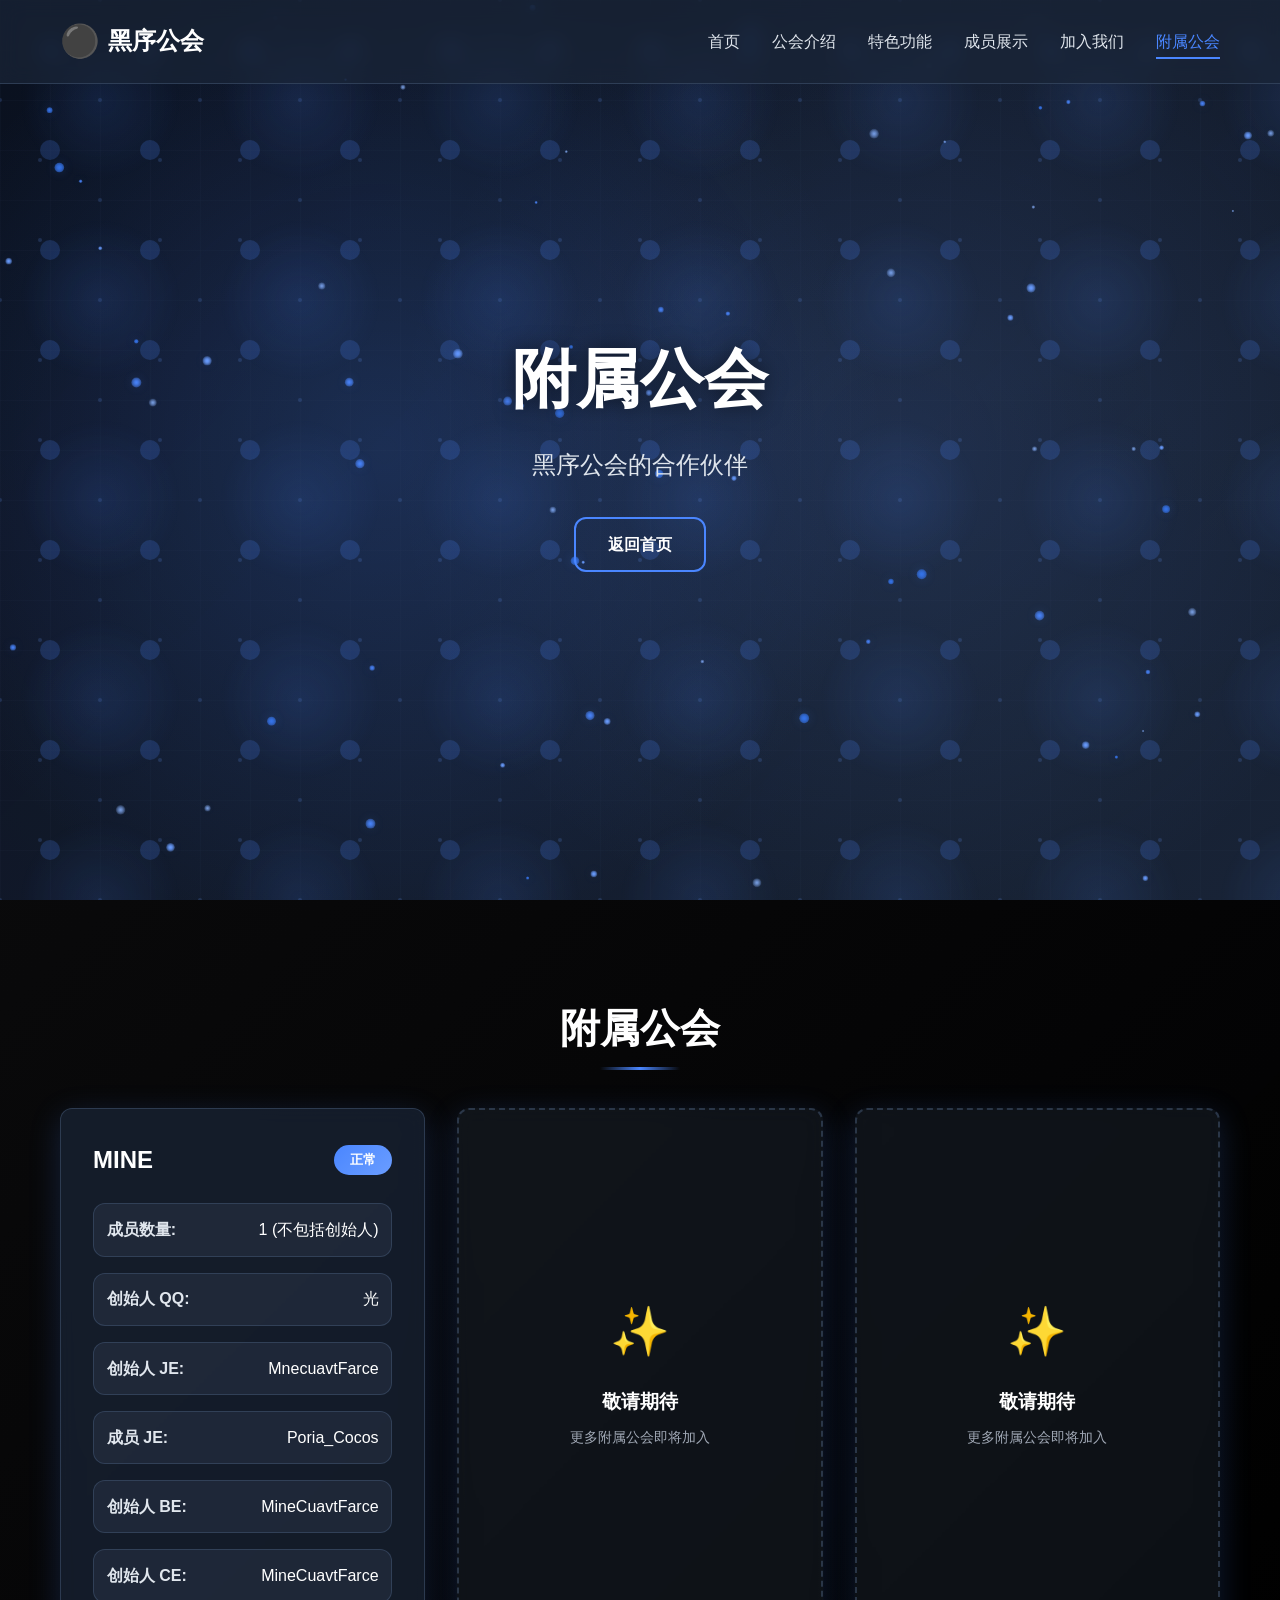
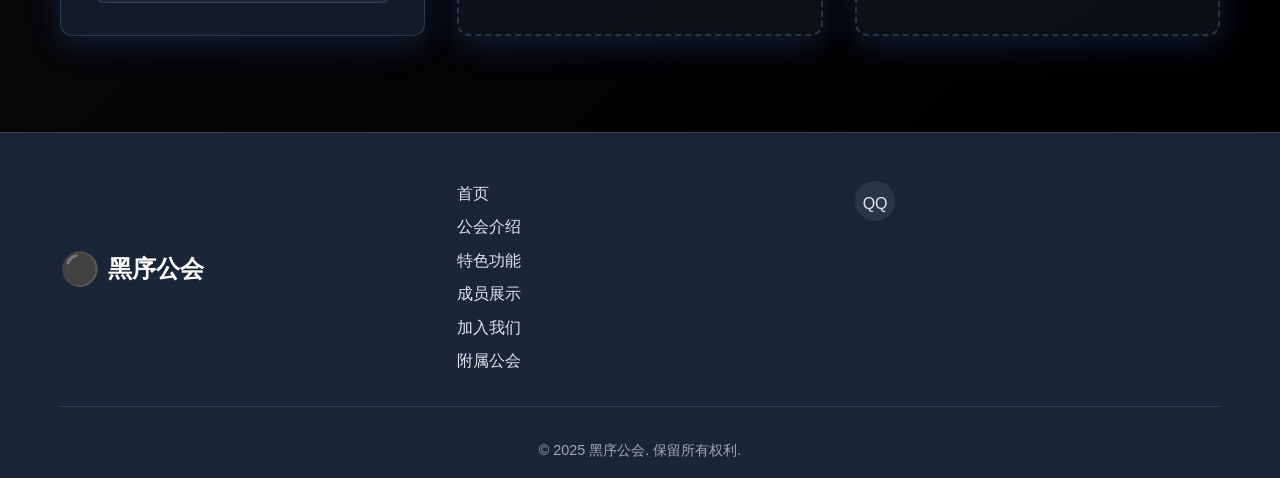
<file: affiliates.html>
<!DOCTYPE html>
<html lang="zh-CN">
<head>
    <meta charset="UTF-8">
    <meta name="viewport" content="width=device-width, initial-scale=1.0">
    <title>附属公会 - 黑序公会</title>
    <link rel="stylesheet" href="c.css">
    <link rel="icon" href="data:image/svg+xml,<svg xmlns='http://www.w3.org/2000/svg' viewBox='0 0 100 100'><rect width='100' height='100' fill='%23111'/><rect x='25' y='25' width='50' height='50' fill='%23333'/><rect x='35' y='35' width='30' height='30' fill='%23555'/><rect x='45' y='45' width='10' height='10' fill='%23777'/></svg>">
</head>
<body>
    <!-- 导航栏 -->
    <header class="navbar">
        <div class="container">
            <div class="logo">
                <span class="logo-icon">⚫</span>
                <span class="logo-text">黑序公会</span>
            </div>
            <nav class="nav-menu">
                <a href="index.html" class="nav-link">首页</a>
                <a href="index.html#about" class="nav-link">公会介绍</a>
                <a href="index.html#features" class="nav-link">特色功能</a>
                <a href="index.html#members" class="nav-link">成员展示</a>
                <a href="index.html#contact" class="nav-link">加入我们</a>
                <a href="affiliates.html" class="nav-link active">附属公会</a>
            </nav>
            <button class="mobile-menu-btn" aria-label="菜单">
                <span></span>
                <span></span>
                <span></span>
            </button>
        </div>
    </header>

    <!-- 英雄区域 -->
    <section class="hero">
        <div class="hero-content">
            <h1 class="hero-title">附属公会</h1>
            <p class="hero-subtitle">黑序公会的合作伙伴</p>
            <div class="hero-buttons">
                <a href="index.html" class="btn secondary-btn">返回首页</a>
            </div>
        </div>
        <div class="hero-bg">
            <!-- 小球背景 -->
            <canvas id="moving-balls" class="moving-balls-background"></canvas>
        </div>
    </section>

    <!-- 附属公会列表 -->
    <section class="affiliates">
        <div class="container">
            <h2 class="section-title">附属公会</h2>
            <div class="affiliates-grid">
                <!-- MINE 公会 -->
                <div class="affiliate-card glass-card">
                    <div class="affiliate-header">
                        <h3 class="affiliate-name">MINE</h3>
                        <div class="affiliate-badge">正常</div>
                    </div>
                    <div class="affiliate-info">
                        <div class="info-item">
                            <span class="info-label">成员数量:</span>
                            <span class="info-value">1 (不包括创始人)</span>
                        </div>
                        <div class="info-item">
                            <span class="info-label">创始人 QQ:</span>
                            <span class="info-value">光</span>
                        </div>
                        <div class="info-item">
                            <span class="info-label">创始人 JE:</span>
                            <span class="info-value">MnecuavtFarce</span>
                        </div>
                        <div class="info-item">
                            <span class="info-label">成员 JE:</span>
                            <span class="info-value">Poria_Cocos</span>
                        </div>
                        <div class="info-item">
                            <span class="info-label">创始人 BE:</span>
                            <span class="info-value">MineCuavtFarce</span>
                        </div>
                        <div class="info-item">
                            <span class="info-label">创始人 CE:</span>
                            <span class="info-value">MineCuavtFarce</span>
                        </div>
                    </div>
                </div>
                
                <!-- 预留其他附属公会位置 -->
                <div class="affiliate-card glass-card empty-card">
                    <div class="empty-card-content">
                        <div class="empty-icon">✨</div>
                        <h3>敬请期待</h3>
                        <p>更多附属公会即将加入</p>
                    </div>
                </div>
                
                <div class="affiliate-card glass-card empty-card">
                    <div class="empty-card-content">
                        <div class="empty-icon">✨</div>
                        <h3>敬请期待</h3>
                        <p>更多附属公会即将加入</p>
                    </div>
                </div>
            </div>
        </div>
    </section>

    <!-- 页脚 -->
    <footer class="footer">
        <div class="container">
            <div class="footer-content">
                <div class="footer-logo">
                    <span class="logo-icon">⚫</span>
                    <span class="logo-text">黑序公会</span>
                </div>
                <div class="footer-links">
                    <a href="index.html" class="footer-link">首页</a>
                    <a href="index.html#about" class="footer-link">公会介绍</a>
                    <a href="index.html#features" class="footer-link">特色功能</a>
                    <a href="index.html#members" class="footer-link">成员展示</a>
                    <a href="index.html#contact" class="footer-link">加入我们</a>
                    <a href="affiliates.html" class="footer-link">附属公会</a>
                </div>
                <div class="footer-social">
                    <a href="#" class="social-icon">QQ</a>
                </div>
            </div>
            <div class="footer-bottom">
                <p>&copy; 2025 黑序公会. 保留所有权利.</p>
            </div>
        </div>
    </footer>

    <script src="main.js"></script>
</body>
</html>
</file>
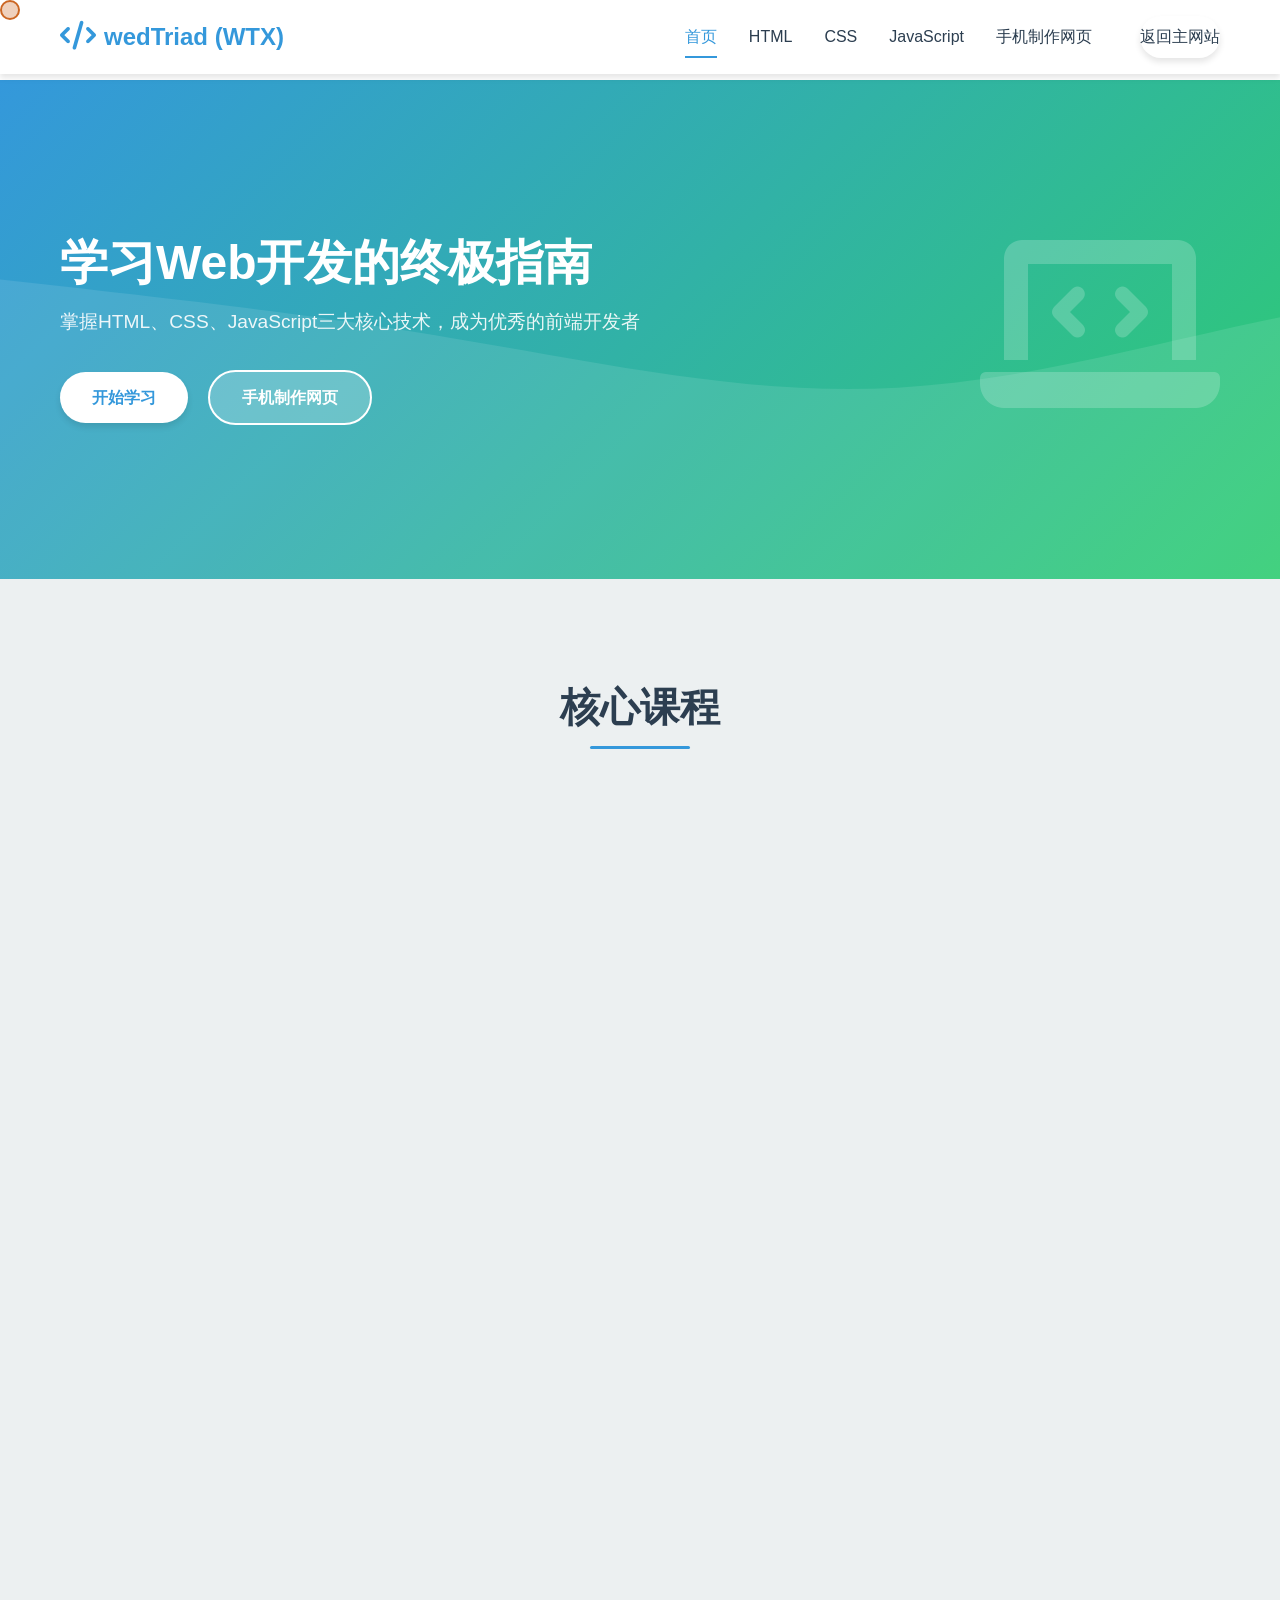
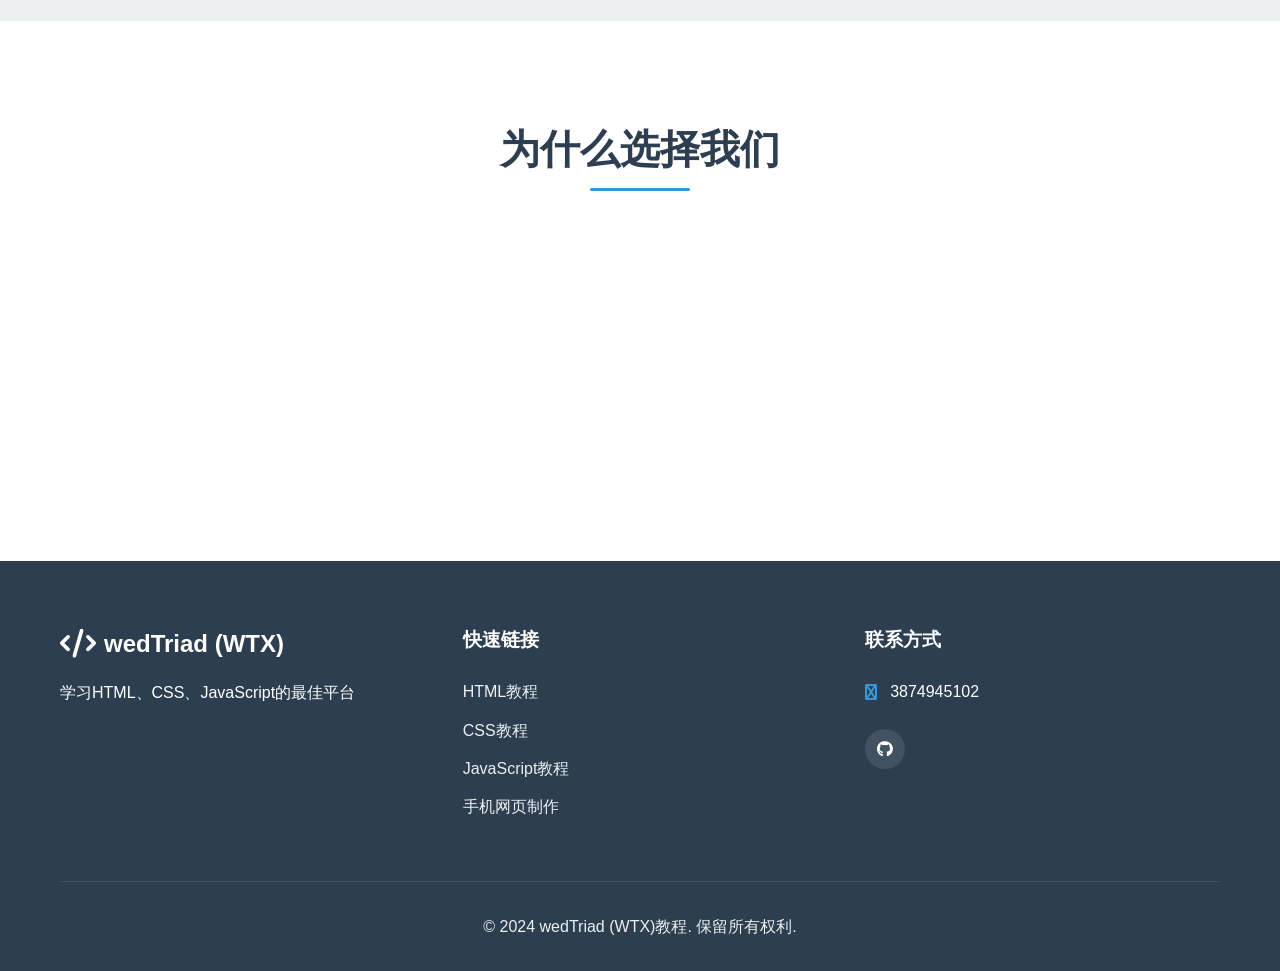
<file: indexw.html>
<!DOCTYPE html>
<html lang="zh-CN">
<head>
    <meta charset="UTF-8">
    <meta name="viewport" content="width=device-width, initial-scale=1.0">
    <title>wedTriad (WTX)教程 - 学习HTML、CSS、JavaScript</title>
    <link rel="stylesheet" type="text/css" href="style.css">
    <link rel="stylesheet" type="text/css" href="https://cdnjs.cloudflare.com/ajax/libs/font-awesome/6.0.0-beta3/css/all.min.css">
</head>
<body>
    <!-- 导航栏 -->
    <nav class="navbar">
        <div class="container">
            <div class="logo">
                <i class="fas fa-code"></i>
                <span>wedTriad (WTX)</span>
            </div>
            <div class="nav-links" id="navLinks">
                <a href="index.html" class="active">首页</a>
                <a href="tutorials/html.html">HTML</a>
                <a href="tutorials/css.html">CSS</a>
                <a href="tutorials/js.html">JavaScript</a>
                <a href="tutorials/mobile/index.html">手机制作网页</a>
                <a href="index.html" class="btn btn-primary">返回主网站</a>
            </div>
            <div class="hamburger" id="hamburger">
                <i class="fas fa-bars"></i>
            </div>
        </div>
    </nav>

    <!-- 英雄区域 -->
    <section class="hero">
        <div class="container">
            <div class="hero-content">
                <h1>学习Web开发的终极指南</h1>
                <p>掌握HTML、CSS、JavaScript三大核心技术，成为优秀的前端开发者</p>
                <div class="cta-buttons">
                    <a href="tutorials/html.html" class="btn btn-primary">开始学习</a>
                    <a href="tutorials/mobile/index.html" class="btn btn-secondary">手机制作网页</a>
                </div>
            </div>
            <div class="hero-image">
                <i class="fas fa-laptop-code"></i>
            </div>
        </div>
    </section>

    <!-- 课程卡片区域 -->
    <section class="courses">
        <div class="container">
            <h2 class="section-title">核心课程</h2>
            <div class="course-grid">
                <!-- HTML课程卡片 -->
                <div class="course-card">
                    <div class="course-icon html">
                        <i class="fab fa-html5"></i>
                    </div>
                    <h3>HTML基础</h3>
                    <p>学习网页结构的基础语言，掌握语义化标签和表单设计</p>
                    <a href="tutorials/html.html" class="btn btn-outline">开始学习</a>
                </div>

                <!-- CSS课程卡片 -->
                <div class="course-card">
                    <div class="course-icon css">
                        <i class="fab fa-css3-alt"></i>
                    </div>
                    <h3>CSS样式</h3>
                    <p>掌握网页样式设计，学习Flexbox、Grid布局和动画效果</p>
                    <a href="tutorials/css.html" class="btn btn-outline">开始学习</a>
                </div>

                <!-- JavaScript课程卡片 -->
                <div class="course-card">
                    <div class="course-icon js">
                        <i class="fab fa-js"></i>
                    </div>
                    <h3>JavaScript交互</h3>
                    <p>学习网页交互逻辑，掌握DOM操作、事件处理和异步编程</p>
                    <a href="tutorials/js.html" class="btn btn-outline">开始学习</a>
                </div>

                <!-- 手机网页制作课程卡片 -->
                <div class="course-card">
                    <div class="course-icon mobile">
                        <i class="fas fa-mobile-alt"></i>
                    </div>
                    <h3>手机网页制作</h3>
                    <p>学习响应式设计，掌握在手机上制作精美网页的技巧</p>
                    <a href="tutorials/mobile/index.html" class="btn btn-outline">开始学习</a>
                </div>
            </div>
        </div>
    </section>

    <!-- 特色区域 -->
    <section class="features">
        <div class="container">
            <h2 class="section-title">为什么选择我们</h2>
            <div class="features-grid">
                <div class="feature-item">
                    <i class="fas fa-paint-brush"></i>
                    <h3>优美动画</h3>
                    <p>学习现代化的CSS动画技术，让你的网页生动有趣</p>
                </div>
                <div class="feature-item">
                    <i class="fas fa-mobile-alt"></i>
                    <h3>响应式设计</h3>
                    <p>掌握在各种设备上完美显示的网页设计技巧</p>
                </div>
                <div class="feature-item">
                    <i class="fas fa-code"></i>
                    <h3>实战项目</h3>
                    <p>通过实际项目练习，巩固所学知识</p>
                </div>
                <div class="feature-item">
                    <i class="fas fa-book-open"></i>
                    <h3>详细教程</h3>
                    <p>从基础到高级，循序渐进的教学内容</p>
                </div>
            </div>
        </div>
    </section>

    <!-- 页脚 -->
    <footer class="footer">
        <div class="container">
            <div class="footer-content">
                <div class="footer-section">
                    <div class="logo">
                        <i class="fas fa-code"></i>
                        <span>wedTriad (WTX)</span>
                    </div>
                    <p>学习HTML、CSS、JavaScript的最佳平台</p>
                </div>
                <div class="footer-section">
                    <h3>快速链接</h3>
                    <ul>
                        <li><a href="tutorials/html.html">HTML教程</a></li>
                        <li><a href="tutorials/css.html">CSS教程</a></li>
                        <li><a href="tutorials/js.html">JavaScript教程</a></li>
                        <li><a href="tutorials/mobile/index.html">手机网页制作</a></li>
                    </ul>
                </div>
                <div class="footer-section">
                    <h3>联系方式</h3>
                    <div class="contact-info">
                        <i class="fas fa-qq"></i>
                        <span>3874945102</span>
                    </div>
                    <div class="social-links">
                        <a href="https://github.com/chw-114514"><i class="fab fa-github"></i></a>
                    </div>
                </div>
            </div>
            <div class="footer-bottom">
                <p>&copy; 2024 wedTriad (WTX)教程. 保留所有权利.</p>
            </div>
        </div>
    </footer>

    <script src="script.js"></script>
</body>
</html>
</file>
<file: c.css>
/* 基础样式重置 */
* {
    margin: 0;
    padding: 0;
    box-sizing: border-box;
}

/* 深色主题变量 */
:root {
    --primary-bg: #0a101e;
    --secondary-bg: #1a2538;
    --tertiary-bg: #2a3548;
    --glass-bg: rgba(26, 37, 56, 0.7);
    --glass-border: rgba(70, 90, 120, 0.5);
    --text-primary: #ffffff;
    --text-secondary: #e0e6ed;
    --text-muted: #a0a8b5;
    --accent-primary: #4a86ff;
    --accent-secondary: #6a9dff;
    --shadow: 0 8px 32px rgba(74, 134, 255, 0.2);
    --border-radius: 12px;
    --transition: all 0.3s ease;
    --glow-color: rgba(74, 134, 255, 0.3);
    --grid-color: rgba(70, 90, 120, 0.2);
}

/* 毛玻璃效果 */
.glass-card {
    background: var(--glass-bg);
    backdrop-filter: blur(10px);
    -webkit-backdrop-filter: blur(10px);
    border: 1px solid var(--glass-border);
    border-radius: var(--border-radius);
    box-shadow: var(--shadow);
    transition: var(--transition);
}

.glass-card:hover {
    transform: translateY(-5px);
    box-shadow: 0 12px 40px rgba(74, 134, 255, 0.3);
    border-color: rgba(74, 134, 255, 0.6);
}

/* 主体样式 */
body {
    font-family: 'Segoe UI', Tahoma, Geneva, Verdana, sans-serif;
    background: var(--primary-bg);
    color: var(--text-primary);
    line-height: 1.6;
    overflow-x: hidden;
}

/* 全局背景效果 */
body::before {
    content: '';
    position: fixed;
    top: 0;
    left: 0;
    width: 100%;
    height: 100%;
    background: 
        radial-gradient(ellipse at 20% 80%, rgba(74, 134, 255, 0.15) 0%, transparent 50%),
        radial-gradient(ellipse at 80% 20%, rgba(106, 157, 255, 0.15) 0%, transparent 50%),
        radial-gradient(ellipse at 40% 40%, rgba(138, 180, 255, 0.1) 0%, transparent 50%),
        linear-gradient(45deg, rgba(10, 16, 30, 0.9) 0%, rgba(26, 37, 56, 0.8) 100%);
    z-index: -2;
}

/* 网格背景 */
body::after {
    content: '';
    position: fixed;
    top: 0;
    left: 0;
    width: 100%;
    height: 100%;
    background-image: 
        linear-gradient(var(--grid-color) 1px, transparent 1px),
        linear-gradient(90deg, var(--grid-color) 1px, transparent 1px);
    background-size: 50px 50px;
    opacity: 0.3;
    z-index: -1;
    /* 移除动画 */
}

.container {
    max-width: 1200px;
    margin: 0 auto;
    padding: 0 20px;
}

/* 导航栏 */
.navbar {
    position: fixed;
    top: 0;
    left: 0;
    right: 0;
    background: var(--glass-bg);
    backdrop-filter: blur(10px);
    -webkit-backdrop-filter: blur(10px);
    border-bottom: 1px solid var(--glass-border);
    z-index: 1000;
    transition: var(--transition);
}

.navbar .container {
    display: flex;
    justify-content: space-between;
    align-items: center;
    padding: 1rem 20px;
}

.logo {
    display: flex;
    align-items: center;
    gap: 0.5rem;
    font-size: 1.5rem;
    font-weight: bold;
}

.logo-icon {
    font-size: 2rem;
    animation: pulse 2s infinite;
}

/* 导航菜单 */
.nav-menu {
    display: flex;
    gap: 2rem;
    list-style: none;
}

.nav-link {
    color: var(--text-secondary);
    text-decoration: none;
    transition: var(--transition);
    position: relative;
}

.nav-link:hover {
    color: var(--text-primary);
}

.nav-link::after {
    content: '';
    position: absolute;
    bottom: -5px;
    left: 0;
    width: 0;
    height: 2px;
    background: var(--accent-primary);
    transition: var(--transition);
}

.nav-link:hover::after {
    width: 100%;
}

.mobile-menu-btn {
    display: none;
    background: none;
    border: none;
    cursor: pointer;
    padding: 0.5rem;
}

.mobile-menu-btn span {
    display: block;
    width: 25px;
    height: 3px;
    background: var(--text-primary);
    margin: 5px 0;
    transition: var(--transition);
}

/* 英雄区域 */
.hero {
    position: relative;
    height: 100vh;
    display: flex;
    align-items: center;
    justify-content: center;
    overflow: hidden;
}

.hero-bg {
    position: absolute;
    top: 0;
    left: 0;
    right: 0;
    bottom: 0;
    background: 
        radial-gradient(circle at 30% 50%, rgba(74, 134, 255, 0.2) 0%, transparent 50%),
        radial-gradient(circle at 70% 50%, rgba(106, 157, 255, 0.15) 0%, transparent 50%),
        linear-gradient(135deg, rgba(10, 16, 30, 0.95) 0%, rgba(26, 37, 56, 0.9) 100%);
    z-index: -1;
}

/* 增强的SVG背景图案 */
.hero-bg::before {
    content: '';
    position: absolute;
    top: 0;
    left: 0;
    right: 0;
    bottom: 0;
    background: url('data:image/svg+xml,<svg xmlns="http://www.w3.org/2000/svg" width="200" height="200" viewBox="0 0 200 200"><defs><radialGradient id="g1" cx="50%" cy="50%" r="50%"><stop offset="0%" stop-color="%234a86ff" stop-opacity="0.2"/><stop offset="100%" stop-color="%234a86ff" stop-opacity="0"/></radialGradient><circle id="c" r="2" fill="%236a9dff" opacity="0.3"/></defs><g transform="translate(100 100)"><use href="%23c" transform="translate(-60 -60)"/><use href="%23c" transform="translate(60 -60)"/><use href="%23c" transform="translate(-60 60)"/><use href="%23c" transform="translate(60 60)"/><use href="%23c" transform="translate(0 0)" r="3"/><use href="%23c" transform="translate(-100 0)"/><use href="%23c" transform="translate(100 0)"/><use href="%23c" transform="translate(0 -100)"/><use href="%23c" transform="translate(0 100)"/><circle cx="0" cy="0" r="80" fill="url(%23g1)"/></g></svg>');
    background-size: 200px 200px;
    /* 移除动画 */
    opacity: 0.6;
}

/* 动态粒子效果 */
.hero-bg::after {
    content: '';
    position: absolute;
    top: 0;
    left: 0;
    right: 0;
    bottom: 0;
    background: url('data:image/svg+xml,<svg xmlns="http://www.w3.org/2000/svg" width="10" height="10" viewBox="0 0 10 10"><circle cx="5" cy="5" r="1" fill="%234a86ff" opacity="0.5"/></svg>');
    background-size: 100px 100px;
    /* 移除动画 */
    opacity: 0.4;
}

.hero-content {
    text-align: center;
    z-index: 2;
    animation: fadeInUp 1s ease-out;
}

.hero-title {
    font-size: 4rem;
    font-weight: bold;
    margin-bottom: 1rem;
    text-shadow: 0 0 20px rgba(0, 0, 0, 0.5);
    animation: textGlow 3s ease-in-out infinite alternate;
}

.hero-subtitle {
    font-size: 1.5rem;
    color: var(--text-secondary);
    margin-bottom: 2rem;
    animation: fadeInUp 1s ease-out 0.3s both;
}

.hero-buttons {
    display: flex;
    gap: 1rem;
    justify-content: center;
    flex-wrap: wrap;
    animation: fadeInUp 1s ease-out 0.6s both;
}

/* 按钮样式 */
.btn {
    display: inline-block;
    padding: 0.8rem 2rem;
    border-radius: var(--border-radius);
    text-decoration: none;
    font-weight: bold;
    transition: var(--transition);
    border: none;
    cursor: pointer;
}

.primary-btn {
    background: linear-gradient(135deg, var(--accent-primary), var(--accent-secondary));
    color: var(--text-primary);
    box-shadow: 0 4px 15px rgba(74, 134, 255, 0.3);
}

.primary-btn:hover {
    transform: translateY(-2px);
    box-shadow: 0 6px 20px rgba(74, 134, 255, 0.4);
}

.secondary-btn {
    background: transparent;
    color: var(--text-primary);
    border: 2px solid var(--accent-primary);
}

.secondary-btn:hover {
    background: var(--accent-primary);
    transform: translateY(-2px);
}

/* 章节样式 */
section {
    padding: 6rem 0;
    position: relative;
}

.section-title {
    text-align: center;
    font-size: 2.5rem;
    margin-bottom: 3rem;
    position: relative;
}

.section-title::after {
    content: '';
    position: absolute;
    bottom: -10px;
    left: 50%;
    transform: translateX(-50%);
    width: 80px;
    height: 3px;
    background: linear-gradient(90deg, transparent, var(--accent-primary), transparent);
}

/* 为不同章节添加渐变背景 */
.about {
    background: linear-gradient(135deg, rgba(0, 0, 0, 0.98) 0%, rgba(15, 15, 15, 0.95) 100%);
}

.features {
    background: linear-gradient(135deg, rgba(15, 15, 15, 0.95) 0%, rgba(20, 20, 20, 0.98) 100%);
}

.members {
    background: linear-gradient(135deg, rgba(20, 20, 20, 0.98) 0%, rgba(10, 10, 10, 0.95) 100%);
}

.contact {
    background: linear-gradient(135deg, rgba(10, 10, 10, 0.95) 0%, rgba(0, 0, 0, 0.98) 100%);
}

/* 公会介绍 */
.about-content {
    display: grid;
    grid-template-columns: repeat(auto-fit, minmax(300px, 1fr));
    gap: 2rem;
}

.about-card {
    padding: 2rem;
}

.about-card h3 {
    font-size: 1.5rem;
    margin-bottom: 1rem;
    color: var(--text-primary);
}

.about-card p {
    color: var(--text-secondary);
}

/* 特色功能 */
.features-grid {
    display: grid;
    grid-template-columns: repeat(auto-fit, minmax(250px, 1fr));
    gap: 2rem;
}

.feature-card {
    padding: 2rem;
    text-align: center;
}

.feature-icon {
    font-size: 3rem;
    margin-bottom: 1rem;
    display: block;
}

.feature-card h3 {
    font-size: 1.2rem;
    margin-bottom: 1rem;
}

.feature-card p {
    color: var(--text-secondary);
    font-size: 0.95rem;
}

/* 成员展示 */
.members-grid {
    display: grid;
    grid-template-columns: repeat(auto-fit, minmax(250px, 1fr));
    gap: 2rem;
}

.member-card {
    padding: 2rem;
    text-align: center;
}

.member-avatar {
    font-size: 4rem;
    margin-bottom: 1rem;
    display: block;
}

.member-role {
    color: var(--accent-primary);
    font-weight: bold;
    margin-bottom: 0.5rem;
}

.member-desc {
    color: var(--text-secondary);
    font-size: 0.9rem;
}

/* 联系方式 */
.contact-content {
    display: grid;
    grid-template-columns: repeat(auto-fit, minmax(300px, 1fr));
    gap: 2rem;
}

.contact-info {
    padding: 2rem;
}

.contact-info h3 {
    font-size: 1.5rem;
    margin-bottom: 1.5rem;
}

.contact-item {
    display: flex;
    align-items: center;
    gap: 1rem;
    margin-bottom: 1rem;
}

.contact-icon {
    font-size: 1.2rem;
    min-width: 20px;
}

.contact-text {
    color: var(--text-secondary);
}

.contact-form {
    padding: 2rem;
}

.contact-form h3 {
    font-size: 1.5rem;
    margin-bottom: 1.5rem;
}

.form-group {
    margin-bottom: 1.5rem;
}

.form-group label {
    display: block;
    margin-bottom: 0.5rem;
    color: var(--text-primary);
    font-weight: bold;
}

.form-group input,
.form-group textarea {
    width: 100%;
    padding: 0.8rem;
    border-radius: var(--border-radius);
    background: var(--tertiary-bg);
    border: 1px solid var(--glass-border);
    color: var(--text-primary);
    font-size: 1rem;
    transition: var(--transition);
}

.form-group input:focus,
.form-group textarea:focus {
    outline: none;
    border-color: var(--accent-primary);
    box-shadow: 0 0 0 3px rgba(74, 74, 74, 0.1);
}

/* 页脚 */
.footer {
    background: var(--secondary-bg);
    border-top: 1px solid var(--glass-border);
    padding: 3rem 0 1rem;
}

.footer-content {
    display: grid;
    grid-template-columns: repeat(auto-fit, minmax(200px, 1fr));
    gap: 2rem;
    margin-bottom: 2rem;
}

.footer-logo {
    display: flex;
    align-items: center;
    gap: 0.5rem;
    font-size: 1.5rem;
    font-weight: bold;
    margin-bottom: 1rem;
}

.footer-links {
    display: flex;
    flex-direction: column;
    gap: 0.5rem;
}

.footer-link {
    color: var(--text-secondary);
    text-decoration: none;
    transition: var(--transition);
}

.footer-link:hover {
    color: var(--text-primary);
    padding-left: 5px;
}

.footer-social {
    display: flex;
    gap: 1rem;
}

.social-icon {
    display: inline-block;
    padding: 0.5rem;
    background: var(--tertiary-bg);
    border-radius: 50%;
    color: var(--text-secondary);
    text-decoration: none;
    transition: var(--transition);
    width: 40px;
    height: 40px;
    text-align: center;
    line-height: 30px;
}

.social-icon:hover {
    background: var(--accent-primary);
    color: var(--text-primary);
    transform: translateY(-2px);
}

.footer-bottom {
    text-align: center;
    padding-top: 2rem;
    border-top: 1px solid var(--glass-border);
    color: var(--text-muted);
    font-size: 0.9rem;
}

/* 动画效果 */
@keyframes gridMove {
    0% {
        background-position: 0 0;
    }
    100% {
        background-position: 50px 50px;
    }
}

@keyframes sparkle {
    0%, 100% {
        opacity: 0.3;
        transform: scale(1);
    }
    50% {
        opacity: 0.6;
        transform: scale(1.2);
    }
}

@keyframes float {
    0% {
        transform: translate(0, 0) rotate(0deg);
    }
    100% {
        transform: translate(-200px, -200px) rotate(360deg);
    }
}

@keyframes pulse {
    0%, 100% {
        opacity: 1;
        transform: scale(1);
    }
    50% {
        opacity: 0.7;
        transform: scale(1.1);
    }
}

@keyframes fadeInUp {
    from {
        opacity: 0;
        transform: translateY(30px);
    }
    to {
        opacity: 1;
        transform: translateY(0);
    }
}

@keyframes textGlow {
    from {
        text-shadow: 0 0 20px rgba(100, 100, 100, 0.5);
    }
    to {
        text-shadow: 0 0 30px rgba(150, 150, 150, 0.8), 0 0 40px rgba(150, 150, 150, 0.4);
    }
}

/* 响应式设计 */
@media (max-width: 768px) {
    .nav-menu {
        display: none;
        position: absolute;
        top: 100%;
        left: 0;
        right: 0;
        background: var(--glass-bg);
        backdrop-filter: blur(10px);
        -webkit-backdrop-filter: blur(10px);
        flex-direction: column;
        padding: 1rem 0;
        border-bottom: 1px solid var(--glass-border);
    }

    .nav-menu.active {
        display: flex;
    }

    .nav-link {
        padding: 0.8rem 20px;
        display: block;
    }

    .mobile-menu-btn {
        display: block;
    }

    .hero-title {
        font-size: 2.5rem;
    }

    .hero-subtitle {
        font-size: 1.2rem;
    }

    .section-title {
        font-size: 2rem;
    }

    section {
        padding: 4rem 0;
    }
}

@media (max-width: 480px) {
    .hero-title {
        font-size: 2rem;
    }

    .hero-subtitle {
        font-size: 1rem;
    }

    .section-title {
        font-size: 1.8rem;
    }

    .hero-buttons {
        flex-direction: column;
        align-items: center;
    }

    .btn {
        width: 200px;
    }
}

/* 可移动小球背景 */
.moving-balls-background {
    position: fixed;
    top: 0;
    left: 0;
    width: 100%;
    height: 100%;
    z-index: -2;
    pointer-events: none;
}

/* 手动联系方式样式 */
.manual-contact {
    text-align: left;
}

.manual-contact p {
    margin-bottom: 20px;
    font-size: 16px;
    color: var(--text-color);
    line-height: 1.6;
}

.manual-contact strong {
    color: var(--primary-color);
    font-weight: 600;
}

.required-info {
    list-style: none;
    padding: 0;
    margin: 25px 0;
    background: rgba(255, 255, 255, 0.1);
    border-radius: 12px;
    padding: 20px;
}

.required-info li {
    padding: 8px 0;
    font-size: 15px;
    color: var(--text-color);
    display: flex;
    align-items: center;
}

.required-info li::before {
    margin-right: 10px;
}

.contact-note {
    font-size: 14px !important;
    color: var(--secondary-color) !important;
    margin-top: 20px !important;
    font-style: italic;
}

.manual-contact .primary-btn {
    margin-top: 15px;
    background: linear-gradient(45deg, var(--primary-color), var(--accent-color));
    border: none;
    padding: 12px 30px;
    border-radius: 25px;
    color: white;
    font-weight: 600;
    cursor: pointer;
    transition: all 0.3s ease;
    text-decoration: none;
    display: inline-block;
}

.manual-contact .primary-btn:hover {
    transform: translateY(-2px);
    box-shadow: 0 5px 15px rgba(30, 144, 255, 0.4);
}

/* 表单样式 */
.join-form {
    display: flex;
    flex-direction: column;
    gap: 1.2rem;
}

.join-form .form-group {
    margin-bottom: 0;
}

.join-form .form-group label {
    display: block;
    margin-bottom: 0.5rem;
    color: var(--text-primary);
    font-weight: 600;
    font-size: 0.95rem;
}

.join-form .form-group input,
.join-form .form-group textarea {
    width: 100%;
    padding: 0.9rem 1rem;
    border-radius: var(--border-radius);
    background: rgba(42, 53, 72, 0.8);
    border: 2px solid var(--glass-border);
    color: var(--text-primary);
    font-size: 1rem;
    font-family: inherit;
    transition: var(--transition);
    resize: vertical;
}

.join-form .form-group textarea {
    min-height: 100px;
}

.join-form .form-group input:focus,
.join-form .form-group textarea:focus {
    outline: none;
    border-color: var(--accent-primary);
    box-shadow: 0 0 0 3px rgba(74, 134, 255, 0.15);
    background: rgba(42, 53, 72, 1);
}

.join-form .form-group input:hover,
.join-form .form-group textarea:hover {
    border-color: rgba(74, 134, 255, 0.4);
}

.join-form .form-group input::placeholder,
.join-form .form-group textarea::placeholder {
    color: var(--text-muted);
    opacity: 0.7;
}

/* 错误状态 */
.join-form .form-group input.error,
.join-form .form-group textarea.error {
    border-color: #ff4a4a;
    background: rgba(255, 74, 74, 0.05);
}

.join-form .form-group input.error:focus,
.join-form .form-group textarea.error:focus {
    box-shadow: 0 0 0 3px rgba(255, 74, 74, 0.15);
}

.field-error {
    color: #ff4a4a;
    font-size: 0.85rem;
    margin-top: 0.4rem;
    padding-left: 0.2rem;
}

/* 提交按钮 */
.join-form .submit-btn {
    margin-top: 0.5rem;
    padding: 1rem 2rem;
    font-size: 1rem;
    font-weight: 600;
    letter-spacing: 0.5px;
    transition: all 0.3s ease;
}

.join-form .submit-btn:hover:not(:disabled) {
    transform: translateY(-2px);
    box-shadow: 0 6px 20px rgba(74, 134, 255, 0.4);
}

.join-form .submit-btn:active:not(:disabled) {
    transform: translateY(0);
}

.join-form .submit-btn:disabled {
    opacity: 0.6;
    cursor: not-allowed;
    transform: none;
}

/* 表单状态消息 */
.form-status {
    margin-top: 1rem;
    padding: 1rem;
    border-radius: var(--border-radius);
    font-size: 0.95rem;
    animation: fadeInUp 0.3s ease-out;
}

.form-status.success {
    background: rgba(76, 175, 80, 0.15);
    border: 1px solid rgba(76, 175, 80, 0.3);
    color: #81c784;
}

.form-status.error {
    background: rgba(244, 67, 54, 0.15);
    border: 1px solid rgba(244, 67, 54, 0.3);
    color: #e57373;
}

.form-status .success-message,
.form-status .error-message {
    display: flex;
    align-items: center;
    gap: 0.5rem;
}

/* 响应式表单 */
@media (max-width: 768px) {
    .join-form .form-group input,
    .join-form .form-group textarea {
        padding: 0.8rem 0.9rem;
        font-size: 0.95rem;
    }
    
    .join-form .submit-btn {
        padding: 0.9rem 1.8rem;
        font-size: 0.95rem;
    }
}

/* 验证码样式 */
.verification-container {
    display: flex;
    gap: 0.8rem;
    align-items: center;
}

.verification-container input {
    flex: 1;
}

.verification-display {
    background: linear-gradient(135deg, var(--accent-primary), var(--accent-secondary));
    color: white;
    padding: 0.9rem 1.2rem;
    border-radius: var(--border-radius);
    font-family: 'Courier New', monospace;
    font-size: 1.2rem;
    font-weight: bold;
    letter-spacing: 3px;
    min-width: 120px;
    text-align: center;
    user-select: none;
    box-shadow: 0 4px 15px rgba(74, 134, 255, 0.3);
    text-shadow: 1px 1px 2px rgba(0, 0, 0, 0.3);
}

.refresh-code {
    background: var(--tertiary-bg);
    border: 2px solid var(--glass-border);
    color: var(--text-primary);
    padding: 0.9rem 1rem;
    border-radius: var(--border-radius);
    cursor: pointer;
    font-size: 1.2rem;
    transition: var(--transition);
    min-width: 50px;
    display: flex;
    align-items: center;
    justify-content: center;
}

.refresh-code:hover {
    background: var(--accent-primary);
    border-color: var(--accent-primary);
    transform: rotate(180deg);
}

.refresh-code:active {
    transform: rotate(180deg) scale(0.95);
}

@media (max-width: 768px) {
    .verification-container {
        flex-direction: column;
        align-items: stretch;
    }
    
    .verification-display {
        min-width: auto;
        padding: 0.8rem;
        font-size: 1.1rem;
    }
    
    .refresh-code {
        min-width: auto;
        padding: 0.8rem;
    }
}

/* GitHub Actions 配置说明 */
.github-actions-note {
    margin-top: 2rem;
    padding: 1.5rem;
    background: rgba(42, 53, 72, 0.8);
    border: 2px solid var(--glass-border);
    border-radius: var(--border-radius);
    font-size: 0.9rem;
}

.github-actions-note p {
    margin-bottom: 1rem;
    color: var(--text-secondary);
}

.github-actions-note strong {
    color: var(--text-primary);
}

.github-actions-note ul {
    margin: 1rem 0;
    padding-left: 1.5rem;
}

.github-actions-note li {
    margin-bottom: 0.5rem;
    color: var(--text-secondary);
}

.github-actions-note code {
    background: var(--tertiary-bg);
    padding: 0.2rem 0.4rem;
    border-radius: 4px;
    font-family: 'Courier New', monospace;
    color: var(--accent-primary);
    font-size: 0.85rem;
}

.github-actions-note em {
    color: var(--text-muted);
    font-style: italic;
}

/* 附属公会页面 */
.affiliates {
    background: linear-gradient(135deg, rgba(10, 10, 10, 0.95) 0%, rgba(0, 0, 0, 0.98) 100%);
    padding: 6rem 0;
}

.affiliates-grid {
    display: grid;
    grid-template-columns: repeat(auto-fit, minmax(300px, 1fr));
    gap: 2rem;
}

.affiliate-card {
    padding: 2rem;
    transition: var(--transition);
}

.affiliate-card:hover {
    transform: translateY(-8px);
}

.affiliate-header {
    display: flex;
    justify-content: space-between;
    align-items: center;
    margin-bottom: 1.5rem;
}

.affiliate-name {
    font-size: 1.5rem;
    font-weight: bold;
    color: var(--text-primary);
}

.affiliate-badge {
    background: linear-gradient(135deg, var(--accent-primary), var(--accent-secondary));
    color: white;
    padding: 0.3rem 1rem;
    border-radius: 20px;
    font-size: 0.8rem;
    font-weight: bold;
}

.affiliate-info {
    display: flex;
    flex-direction: column;
    gap: 1rem;
}

.info-item {
    display: flex;
    justify-content: space-between;
    align-items: center;
    padding: 0.8rem;
    background: rgba(42, 53, 72, 0.5);
    border-radius: var(--border-radius);
    border: 1px solid var(--glass-border);
}

.info-label {
    color: var(--text-secondary);
    font-weight: 600;
}

.info-value {
    color: var(--text-primary);
    font-weight: 500;
}

/* 空卡片 */
.empty-card {
    display: flex;
    align-items: center;
    justify-content: center;
    min-height: 300px;
    background: rgba(42, 53, 72, 0.3);
    border: 2px dashed var(--glass-border);
}

.empty-card-content {
    text-align: center;
}

.empty-icon {
    font-size: 3rem;
    margin-bottom: 1rem;
}

.empty-card h3 {
    font-size: 1.2rem;
    margin-bottom: 0.5rem;
    color: var(--text-primary);
}

.empty-card p {
    color: var(--text-muted);
    font-size: 0.9rem;
}

/* 导航栏激活状态 */
.nav-link.active {
    color: var(--accent-primary);
    position: relative;
}

.nav-link.active::after {
    content: '';
    position: absolute;
    bottom: -5px;
    left: 0;
    width: 100%;
    height: 2px;
    background: var(--accent-primary);
}

@media (max-width: 768px) {
    .affiliates {
        padding: 4rem 0;
    }
    
    .affiliates-grid {
        grid-template-columns: 1fr;
    }
    
    .info-item {
        flex-direction: column;
        align-items: flex-start;
        gap: 0.5rem;
    }
    
    .info-value {
        margin-left: auto;
    }
}
</file>
<file: style.css>
/* 全局样式重置和基础设置 */
* {
    margin: 0;
    padding: 0;
    box-sizing: border-box;
}

:root {
    --primary-color: #3498db;
    --secondary-color: #2ecc71;
    --accent-color: #e74c3c;
    --dark-color: #2c3e50;
    --light-color: #ecf0f1;
    --gray-color: #95a5a6;
    --transition: all 0.3s ease;
    --shadow: 0 4px 6px rgba(0, 0, 0, 0.1);
    --shadow-lg: 0 10px 20px rgba(0, 0, 0, 0.1);
}

body {
    font-family: 'Segoe UI', Tahoma, Geneva, Verdana, sans-serif;
    line-height: 1.6;
    color: var(--dark-color);
    background-color: #fff;
}

.container {
    max-width: 1200px;
    margin: 0 auto;
    padding: 0 20px;
}

/* 导航栏样式 */
.navbar {
    position: fixed;
    top: 0;
    width: 100%;
    background-color: rgba(255, 255, 255, 0.95);
    box-shadow: var(--shadow);
    z-index: 1000;
    transition: var(--transition);
}

.navbar.scrolled {
    background-color: rgba(255, 255, 255, 0.98);
    box-shadow: var(--shadow-lg);
}

.navbar .container {
    display: flex;
    justify-content: space-between;
    align-items: center;
    padding: 1rem 20px;
}

.logo {
    display: flex;
    align-items: center;
    font-size: 1.5rem;
    font-weight: bold;
    color: var(--primary-color);
}

.logo i {
    margin-right: 0.5rem;
    font-size: 1.8rem;
    animation: rotate 3s linear infinite;
}

@keyframes rotate {
    from { transform: rotate(0deg); }
    to { transform: rotate(360deg); }
}

.nav-links {
    display: flex;
    gap: 2rem;
}

.nav-links a {
    text-decoration: none;
    color: var(--dark-color);
    font-weight: 500;
    padding: 0.5rem 0;
    position: relative;
    transition: var(--transition);
}

.nav-links a:hover,
.nav-links a.active {
    color: var(--primary-color);
}

.nav-links a:not(.btn)::after {
    content: '';
    position: absolute;
    bottom: 0;
    left: 0;
    width: 0;
    height: 2px;
    background-color: var(--primary-color);
    transition: var(--transition);
}

.nav-links a:not(.btn):hover::after,
.nav-links a.active::after {
    width: 100%;
}

.nav-links .btn {
    margin-left: 1rem;
}

@media (max-width: 768px) {
    .nav-links .btn {
        margin-left: 0;
        margin-top: 1rem;
    }
}

.hamburger {
    display: none;
    font-size: 1.5rem;
    cursor: pointer;
    color: var(--dark-color);
}

/* 英雄区域样式 */
.hero {
    margin-top: 80px;
    padding: 6rem 0;
    background: linear-gradient(135deg, var(--primary-color) 0%, var(--secondary-color) 100%);
    color: white;
    position: relative;
    overflow: hidden;
}

.hero::before {
    content: '';
    position: absolute;
    top: 0;
    left: 0;
    right: 0;
    bottom: 0;
    background: url('data:image/svg+xml,<svg xmlns="http://www.w3.org/2000/svg" viewBox="0 0 1440 320"><path fill="rgba(255,255,255,0.1)" d="M0,128L48,133.3C96,139,192,149,288,165.3C384,181,480,203,576,197.3C672,192,768,160,864,144C960,128,1056,128,1152,149.3C1248,171,1344,213,1392,234.7L1440,256L1440,320L1392,320C1344,320,1248,320,1152,320C1056,320,960,320,864,320C768,320,672,320,576,320C480,320,384,320,288,320C192,320,96,320,48,320L0,320Z"></path></svg>');
    background-size: cover;
    animation: wave 20s linear infinite;
}

@keyframes wave {
    0% { background-position: 0 0; }
    100% { background-position: 1440px 0; }
}

.hero .container {
    display: flex;
    align-items: center;
    justify-content: space-between;
    position: relative;
    z-index: 1;
}

.hero-content {
    max-width: 600px;
    animation: fadeInLeft 1s ease-out;
}

.hero-content h1 {
    font-size: 3rem;
    margin-bottom: 1rem;
    line-height: 1.2;
}

.hero-content p {
    font-size: 1.2rem;
    margin-bottom: 2rem;
    opacity: 0.9;
}

.hero-image {
    font-size: 12rem;
    opacity: 0.2;
    animation: float 3s ease-in-out infinite;
}

@keyframes float {
    0%, 100% { transform: translateY(0px); }
    50% { transform: translateY(-20px); }
}

@keyframes fadeInLeft {
    from { opacity: 0; transform: translateX(-50px); }
    to { opacity: 1; transform: translateX(0); }
}

/* 按钮样式 */
.btn {
    display: inline-block;
    padding: 0.8rem 2rem;
    border-radius: 50px;
    font-weight: 600;
    text-decoration: none;
    transition: var(--transition);
    cursor: pointer;
    border: none;
    font-size: 1rem;
}

.btn-primary {
    background-color: white;
    color: var(--primary-color);
    box-shadow: var(--shadow);
}

.btn-primary:hover {
    transform: translateY(-2px);
    box-shadow: var(--shadow-lg);
}

.btn-secondary {
    background-color: rgba(255, 255, 255, 0.2);
    color: white;
    border: 2px solid white;
    margin-left: 1rem;
}

.btn-secondary:hover {
    background-color: white;
    color: var(--primary-color);
    transform: translateY(-2px);
}

.btn-outline {
    background-color: transparent;
    color: var(--primary-color);
    border: 2px solid var(--primary-color);
}

.btn-outline:hover {
    background-color: var(--primary-color);
    color: white;
    transform: translateY(-2px);
    box-shadow: var(--shadow);
}

/* 课程卡片区域 */
.courses {
    padding: 6rem 0;
    background-color: var(--light-color);
}

.section-title {
    text-align: center;
    font-size: 2.5rem;
    margin-bottom: 3rem;
    color: var(--dark-color);
    position: relative;
}

.section-title::after {
    content: '';
    position: absolute;
    bottom: -10px;
    left: 50%;
    transform: translateX(-50%);
    width: 100px;
    height: 3px;
    background-color: var(--primary-color);
    border-radius: 3px;
}

.course-grid {
    display: grid;
    grid-template-columns: repeat(auto-fit, minmax(280px, 1fr));
    gap: 2rem;
}

.course-card {
    background-color: white;
    border-radius: 10px;
    padding: 2rem;
    text-align: center;
    box-shadow: var(--shadow);
    transition: var(--transition);
    animation: fadeInUp 0.6s ease-out;
}

.course-card:nth-child(2) { animation-delay: 0.2s; }
.course-card:nth-child(3) { animation-delay: 0.4s; }
.course-card:nth-child(4) { animation-delay: 0.6s; }

@keyframes fadeInUp {
    from { opacity: 0; transform: translateY(30px); }
    to { opacity: 1; transform: translateY(0); }
}

.course-card:hover {
    transform: translateY(-10px);
    box-shadow: var(--shadow-lg);
}

.course-icon {
    width: 80px;
    height: 80px;
    margin: 0 auto 1.5rem;
    border-radius: 50%;
    display: flex;
    align-items: center;
    justify-content: center;
    font-size: 2.5rem;
    color: white;
}

.course-icon.html {
    background-color: #e34c26;
}

.course-icon.css {
    background-color: #264de4;
}

.course-icon.js {
    background-color: #f7df1e;
    color: #333;
}

.course-icon.mobile {
    background-color: var(--secondary-color);
}

.course-card h3 {
    font-size: 1.5rem;
    margin-bottom: 1rem;
    color: var(--dark-color);
}

.course-card p {
    margin-bottom: 1.5rem;
    color: var(--gray-color);
}

/* 特色区域 */
.features {
    padding: 6rem 0;
}

.features-grid {
    display: grid;
    grid-template-columns: repeat(auto-fit, minmax(250px, 1fr));
    gap: 3rem;
}

.feature-item {
    text-align: center;
    padding: 2rem;
    transition: var(--transition);
}

.feature-item:hover {
    transform: translateY(-5px);
}

.feature-item i {
    font-size: 3rem;
    color: var(--primary-color);
    margin-bottom: 1.5rem;
    transition: var(--transition);
}

.feature-item:hover i {
    transform: scale(1.1) rotate(5deg);
}

.feature-item h3 {
    font-size: 1.3rem;
    margin-bottom: 1rem;
    color: var(--dark-color);
}

.feature-item p {
    color: var(--gray-color);
}

/* 页脚样式 */
.footer {
    background-color: var(--dark-color);
    color: white;
    padding: 4rem 0 2rem;
}

.footer-content {
    display: grid;
    grid-template-columns: repeat(auto-fit, minmax(250px, 1fr));
    gap: 3rem;
    margin-bottom: 3rem;
}

.footer-section .logo {
    color: white;
    margin-bottom: 1rem;
}

.footer-section h3 {
    margin-bottom: 1.5rem;
    color: white;
}

.footer-section ul {
    list-style: none;
}

.footer-section ul li {
    margin-bottom: 0.8rem;
}

.footer-section ul li a {
    color: var(--light-color);
    text-decoration: none;
    transition: var(--transition);
}

.footer-section ul li a:hover {
    color: var(--primary-color);
    padding-left: 5px;
}

.contact-info {
    display: flex;
    align-items: center;
    margin-bottom: 1rem;
}

.contact-info i {
    margin-right: 0.8rem;
    color: var(--primary-color);
}

.social-links {
    display: flex;
    gap: 1rem;
    margin-top: 1.5rem;
}

.social-links a {
    width: 40px;
    height: 40px;
    border-radius: 50%;
    background-color: rgba(255, 255, 255, 0.1);
    display: flex;
    align-items: center;
    justify-content: center;
    color: white;
    transition: var(--transition);
    text-decoration: none;
}

.social-links a:hover {
    background-color: var(--primary-color);
    transform: translateY(-3px);
}

.footer-bottom {
    text-align: center;
    padding-top: 2rem;
    border-top: 1px solid rgba(255, 255, 255, 0.1);
    color: var(--light-color);
}

/* 响应式设计 */
@media (max-width: 768px) {
    .nav-links {
        position: fixed;
        top: 80px;
        left: -100%;
        width: 100%;
        height: calc(100vh - 80px);
        background-color: white;
        flex-direction: column;
        justify-content: center;
        align-items: center;
        gap: 2rem;
        transition: var(--transition);
        box-shadow: var(--shadow-lg);
    }

    .nav-links.active {
        left: 0;
    }

    .hamburger {
        display: block;
    }

    .hero .container {
        flex-direction: column;
        text-align: center;
    }

    .hero-content h1 {
        font-size: 2.5rem;
    }

    .hero-content p {
        font-size: 1.1rem;
    }

    .hero-image {
        font-size: 8rem;
        margin-top: 2rem;
    }

    .cta-buttons {
        display: flex;
        flex-direction: column;
        align-items: center;
    }

    .btn-secondary {
        margin-left: 0;
        margin-top: 1rem;
    }

    .section-title {
        font-size: 2rem;
    }

    .course-grid {
        grid-template-columns: 1fr;
    }

    .features-grid {
        grid-template-columns: 1fr;
    }
}

@media (max-width: 480px) {
    .hero-content h1 {
        font-size: 2rem;
    }

    .hero-content p {
        font-size: 1rem;
    }

    .hero-image {
        font-size: 6rem;
    }

    .btn {
        padding: 0.7rem 1.5rem;
        font-size: 0.9rem;
    }

    .course-card {
        padding: 1.5rem;
    }

    .section-title {
        font-size: 1.8rem;
    }
}
</file>
